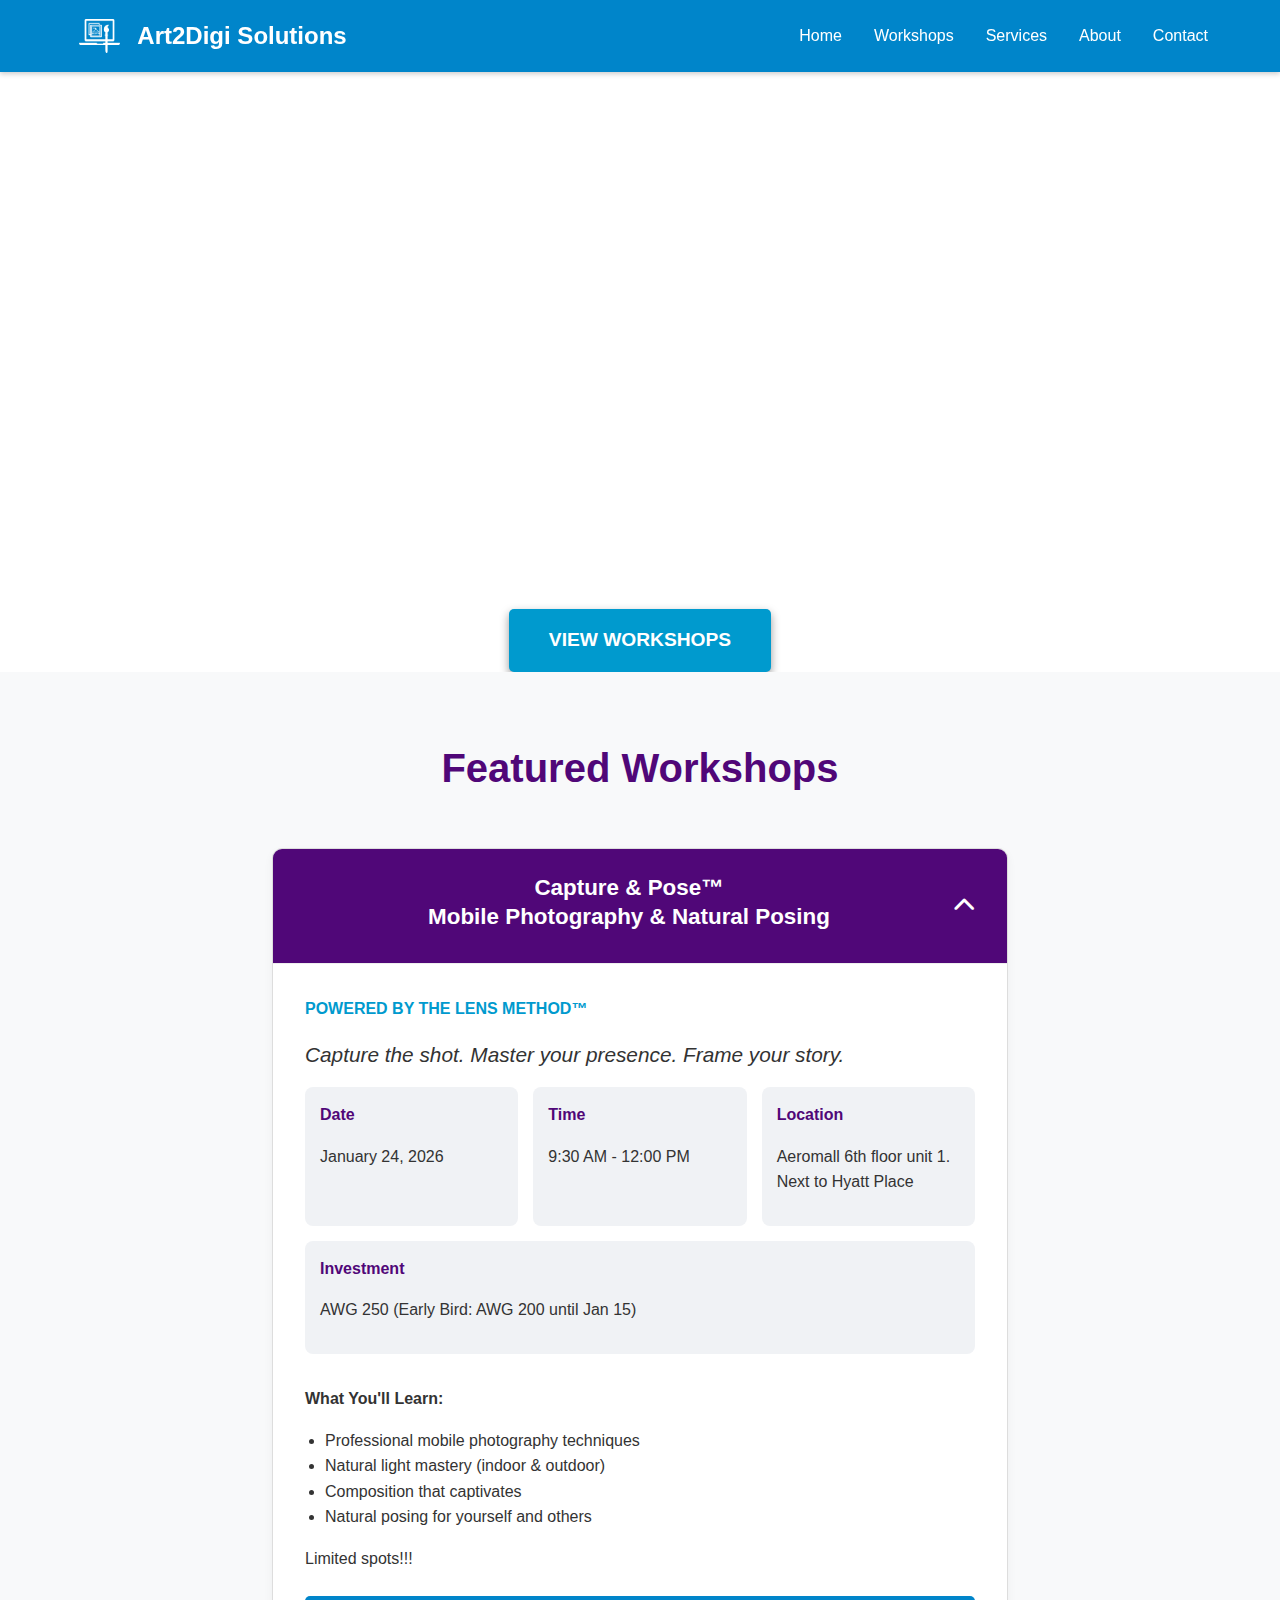
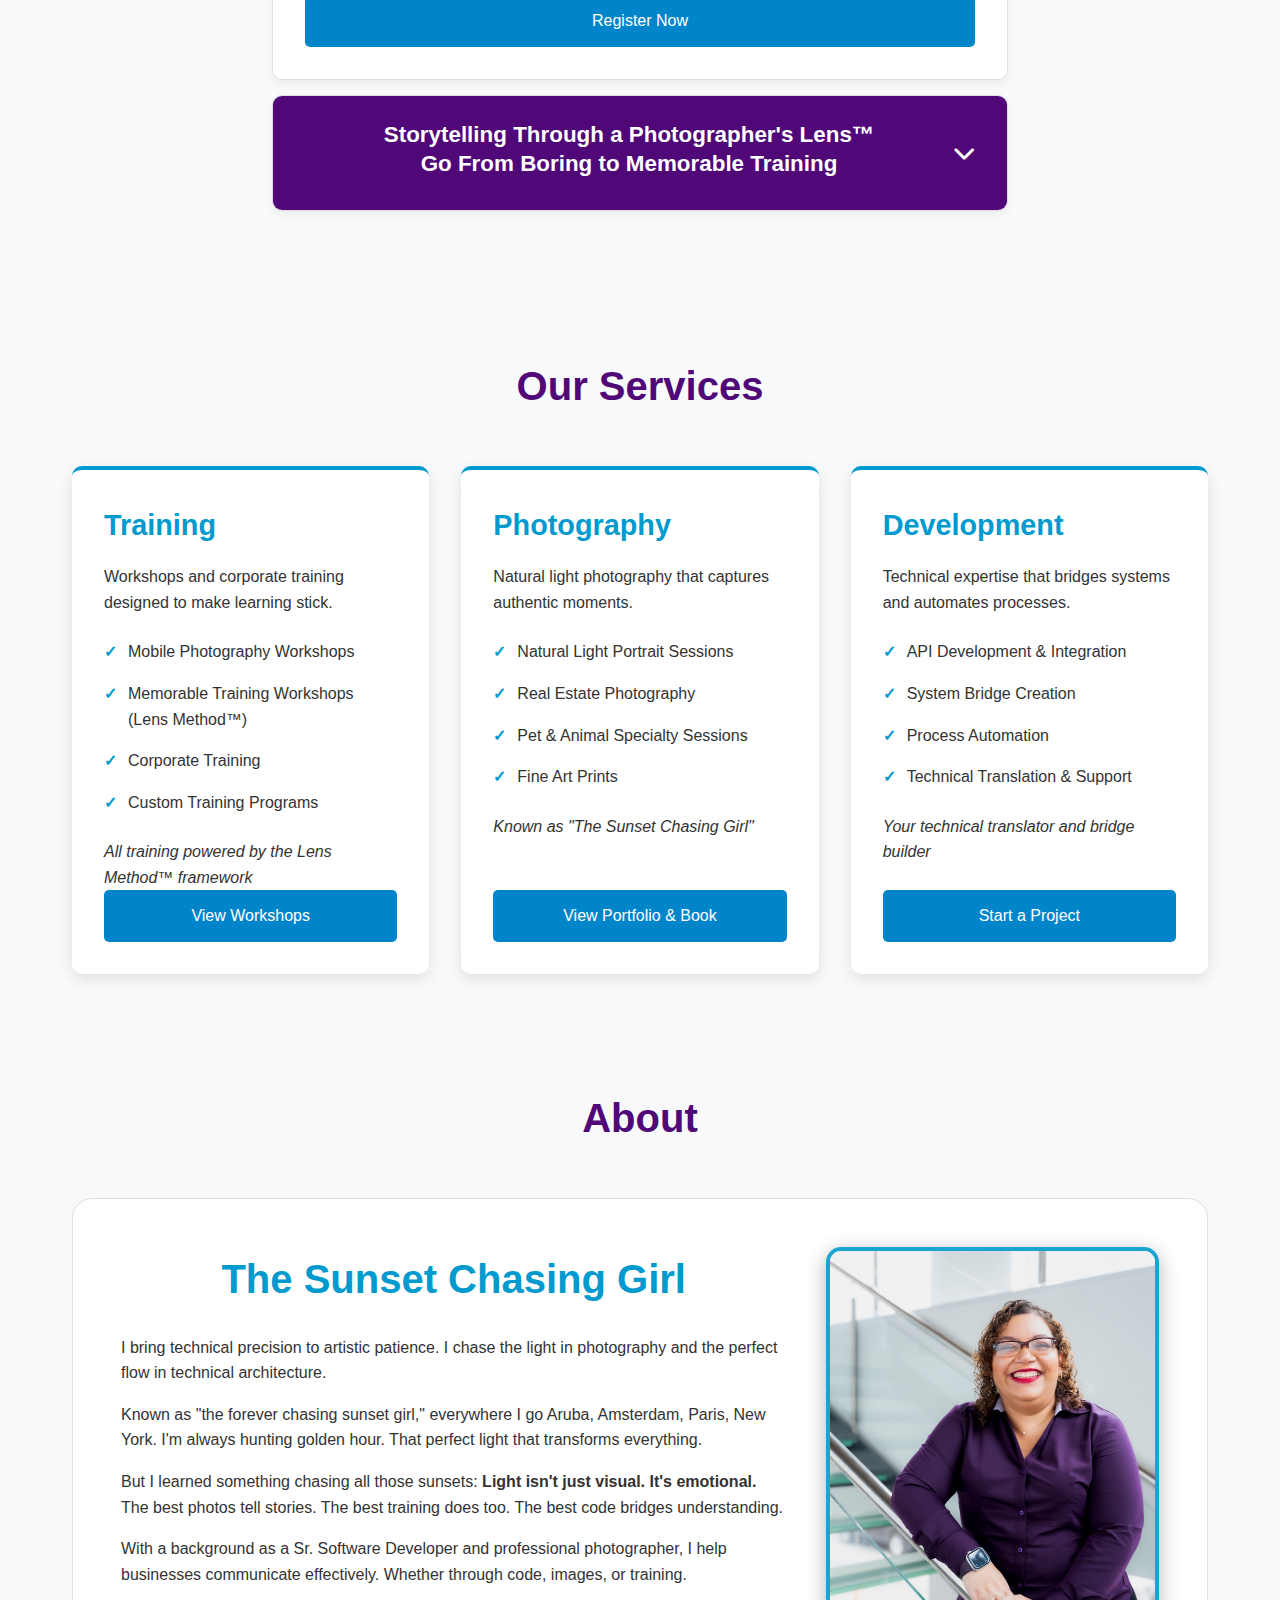
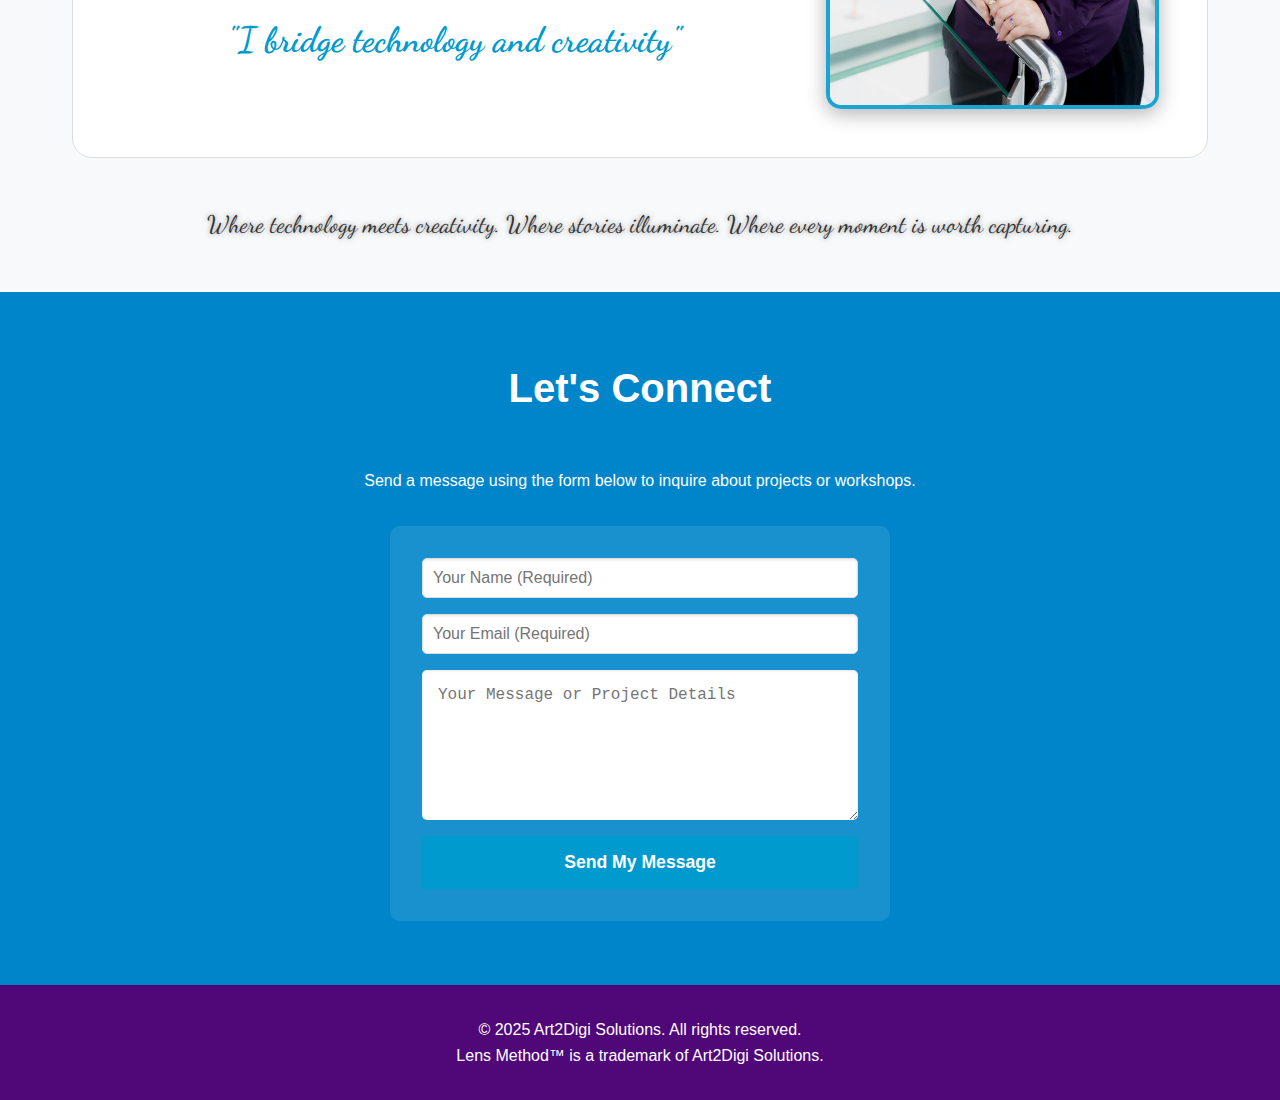
<file: index.html>
<!DOCTYPE html>
<html lang="en">
<head>
    <meta charset="UTF-8">
    <meta name="viewport" content="width=device-width, initial-scale=1.0">
    <title>Art2Digi Solutions - Where Technology Meets Creativity</title>
    <link href="https://cdnjs.cloudflare.com/ajax/libs/font-awesome/6.4.0/css/all.min.css" rel="stylesheet">
    <link href="https://fonts.googleapis.com/css2?family=Dancing+Script:wght@400;700&display=swap" rel="stylesheet">
    <link rel="stylesheet" href="css/style.css"> 
</head>
<body>
    <form name="art2digi_contact_form" netlify hidden>
        <input type="text" name="name">
        <input type="email" name="email">
        <textarea name="message"></textarea>
        <input type="hidden" name="bot-field" />
    </form>
    <nav>
        <div class="container">
            <div class="logo">
                <img src="img/logo.svg" alt="Art2Digi Solutions Logo" class="logo-img">
                Art2Digi Solutions
            </div>
            <ul>
                <li><a href="#home">Home</a></li>
                <li><a href="#workshops">Workshops</a></li> 
                <li><a href="#services">Services</a></li>
                <li><a href="#about">About</a></li>
                <li><a href="#contact">Contact</a></li>
            </ul>
        </div>
    </nav>

    <section id="home" class="hero">
        <div class="container">
            
            <div class="hero-bubble-container">
                <div class="hero-bubble">
                    "We provide the technical expertise to build your solutions and the storytelling to make them stick, so you stand out. 
                    <br>
                    We bridge the gap between complex digital strategy and compelling human connection, so your tech speaks to hearts, not just screens."
                </div>
            </div>

            <a href="#workshops" class="btn hero-cta-btn">View Workshops</a>
        </div>
    </section>

    <section id="workshops" class="workshops">
    <div class="container workshop-container">
        <h2>Featured Workshops</h2>
        
        <div class="accordion-item">
            
            <div class="accordion-header" data-target="workshop-1">
                <span>
                    <span class="title-break">Capture & Pose™</span> Mobile Photography & Natural Posing
                </span>
                <i class="fas fa-chevron-up"></i>
            </div>
            
            <div class="accordion-content open" id="workshop-1">
                
                <div class="workshop-card-inner-content"> 

                    <p class="workshop-method-subtitle">Powered by The Lens Method™</p>
                    
                    <p class="workshop-tagline-main">Capture the shot. Master your presence. Frame your story.</p>

                    <div class="workshop-info-grid">
                        <div class="info-block date-block">
                            <p class="info-label">Date</p>
                            <p class="info-value">January 24, 2026</p>
                        </div>
                        <div class="info-block time-block">
                            <p class="info-label">Time</p>
                            <p class="info-value">9:30 AM - 12:00 PM</p>
                        </div>
                        
                        <div class="info-block location-block">
                            <p class="info-label">Location</p>
                            <p class="info-value">Aeromall 6th floor unit 1. Next to Hyatt Place</p>
                        </div>
                        
                        <div class="info-block investment-block">
                            <p class="info-label">Investment</p>
                            <p class="info-value">AWG 250 (Early Bird: AWG 200 until Jan 15)</p>
                        </div>
                        
                    </div>

                    <div class="workshop-learn">
                        <h4>What You'll Learn:</h4>
                        <ul>
                            <li>Professional mobile photography techniques</li>
                            <li>Natural light mastery (indoor & outdoor)</li>
                            <li>Composition that captivates</li>
                            <li>Natural posing for yourself and others</li>
                        </ul>
                    </div>

                    <p class="workshop-note">Limited spots!!!</p>
                    
                </div>
                
                <a href="register-capture-pose.html" target="_blank" class="btn register-btn">Register Now</a>
                
            </div>
            </div>
        <div class="accordion-item">
            <div class="accordion-header" data-target="workshop-2">
                <span>
                    <span class="title-break">Storytelling Through a Photographer's Lens™</span> Go From Boring to Memorable Training
                </span>
                <i class="fas fa-chevron-down"></i>
            </div>
            
            <div class="accordion-content" id="workshop-2">
                
                <div class="workshop-card-inner-content"> 

                    <p class="workshop-method-subtitle">Powered by The Lens Method™</p>
                    
                    <p class="workshop-tagline-main">Deliver Sessions People Remember & Apply</p>

                    <div class="workshop-info-grid">
                        <div class="info-block date-block">
                            <p class="info-label">Date</p>
                            <p class="info-value">March, 2026</p>
                        </div>
                        <div class="info-block time-block">
                            <p class="info-label">Time</p>
                            <p class="info-value">9:30 AM - 12:00 PM</p>
                        </div>
                        
                        <div class="info-block location-block">
                            <p class="info-label">Location</p>
                            <p class="info-value">TBA</p>
                        </div>
                        
                        <div class="info-block investment-block">
                            <p class="info-label">Investment</p>
                            <p class="info-value">TBA</p>
                        </div>
                        
                    </div>

                    <div class="workshop-learn">
                        <h4>What You'll Learn: (The Lens Method™)</h4>
                        <ul>
                            <li>How to grab attention from the very first minute</li>
                            <li>Simple methods to make complex topics easy to absorb</li>
                            <li>Proven tools to keep participants engaged start to finish</li>
                        </ul>
                    </div>

                    <p class="workshop-note">Limited spots!!!</p>
                    
                </div>
                
                <a href="#contact" class="btn register-btn">More Info</a> 
                
            </div>
            </div>
        </div>
    </section>

    <section id="services">
        <div class="container">
            <h2>Our Services</h2>
            <div class="services-grid">
                <div class="service-box">
                    <div class="service-content">
                        <h3>Training</h3>
                        <p>Workshops and corporate training designed to make learning stick.</p>
                        <ul>
                            <li>Mobile Photography Workshops</li>
                            <li>Memorable Training Workshops (Lens Method™)</li>
                            <li>Corporate Training</li>
                            <li>Custom Training Programs</li>
                        </ul>
                        <p><em>All training powered by the Lens Method™ framework</em></p>
                    </div>
                    <a href="#workshops" class="btn">View Workshops</a>
                </div>

                <div class="service-box">
                    <div class="service-content">
                        <h3>Photography</h3>
                        <p>Natural light photography that captures authentic moments.</p>
                        <ul>
                            <li>Natural Light Portrait Sessions</li>
                            <li>Real Estate Photography</li>
                            <li>Pet & Animal Specialty Sessions</li>
                            <li>Fine Art Prints</li>
                        </ul>
                        <p><em>Known as "The Sunset Chasing Girl"</em></p>
                    </div>
                    <a href="https://art2digi.pixieset.com" target="_blank" class="btn">View Portfolio & Book</a>
                </div>

                <div class="service-box">
                    <div class="service-content">
                        <h3>Development</h3>
                        <p>Technical expertise that bridges systems and automates processes.</p>
                        <ul>
                            <li>API Development & Integration</li>
                            <li>System Bridge Creation</li>
                            <li>Process Automation</li>
                            <li>Technical Translation & Support</li>
                        </ul>
                        <p><em>Your technical translator and bridge builder</em></p>
                    </div>
                    <a href="#contact" class="btn">Start a Project</a>
                </div>
            </div>
        </div>
    </section>

    <section id="about" class="about">
            <div class="container">
                
                <h2>About</h2>
                
                <div class="about-content">
                    
                    <div>
                        <h2>The Sunset Chasing Girl</h2> 
                        
                        <p>I bring technical precision to artistic patience. I chase the light in photography and the perfect flow in technical architecture.</p>
                        
                        <p>Known as "the forever chasing sunset girl," everywhere I go Aruba, Amsterdam, Paris, New York. I'm always hunting golden hour. That perfect light that transforms everything.</p>
                        
                        <p>But I learned something chasing all those sunsets: <strong>Light isn't just visual. It's emotional.</strong> The best photos tell stories. The best training does too. The best code bridges understanding.</p>

                        <p>With a background as a Sr. Software Developer and professional photographer, I help businesses communicate effectively. Whether through code, images, or training.</p>
                        
                        <p class="about-final-statement">"I bridge technology and creativity"</p>
                    </div>
                    
                    <div class="about-image-wrapper">
                        <img src="img/about-pic.JPG" alt="Professional portrait" class="about-image">
                    </div>
                    
                </div>
                
                <div class="about-tagline">
                    <p>
                        Where technology meets creativity. Where stories illuminate. Where every moment is worth capturing.
                    </p>
                </div>
            </div>
        </section>

    <section id="contact" class="contact">
        <div class="container">
            <h2>Let's Connect</h2>
            <p>Send a message using the form below to inquire about projects or workshops.</p>
            
           <form name="art2digi_contact_form" method="POST" data-netlify="true" netlify-honeypot="bot-field">
    
                <input type="hidden" name="form-name" value="art2digi_contact_form" />
                <input type="hidden" name="bot-field" /> 
                
                <input type="hidden" name="next" value="/thank-you.html" />
                
                <input type="text" name="name" placeholder="Your Name (Required)" required>
                <input type="email" name="email" placeholder="Your Email (Required)" required>
                <textarea name="message" placeholder="Your Message or Project Details" required></textarea>
                
                <button type="submit" class="btn">Send My Message</button>
            </form>
        </div>
    </section>

    <footer>
        <div class="container">
            <p>&copy; 2025 Art2Digi Solutions. All rights reserved.</p>
            <p>Lens Method™ is a trademark of Art2Digi Solutions.</p>
        </div>
    </footer>

    <script>
        // JAVASCRIPT FOR ACCORDION FUNCTIONALITY (Harmonica Effect)
        document.addEventListener('DOMContentLoaded', function() {
            const headers = document.querySelectorAll('.accordion-header');

            headers.forEach(header => {
                header.addEventListener('click', () => {
                    const targetId = header.getAttribute('data-target');
                    const content = document.getElementById(targetId);
                    const icon = header.querySelector('.fas');

                    const isOpen = content.classList.contains('open');

                    // 1. Close all currently open accordions (Harmonica Effect)
                    document.querySelectorAll('.accordion-content.open').forEach(openContent => {
                        const openHeader = openContent.previousElementSibling;
                        openContent.classList.remove('open');
                        openHeader.querySelector('.fas').classList.remove('fa-chevron-up');
                        openHeader.querySelector('.fas').classList.add('fa-chevron-down');
                    });

                    // 2. Open the clicked accordion (if it was closed)
                    if (!isOpen) {
                        content.classList.add('open');
                        icon.classList.remove('fa-chevron-down');
                        icon.classList.add('fa-chevron-up');
                    }
                });
            });
        });
    </script>
</body>
</html>
</file>
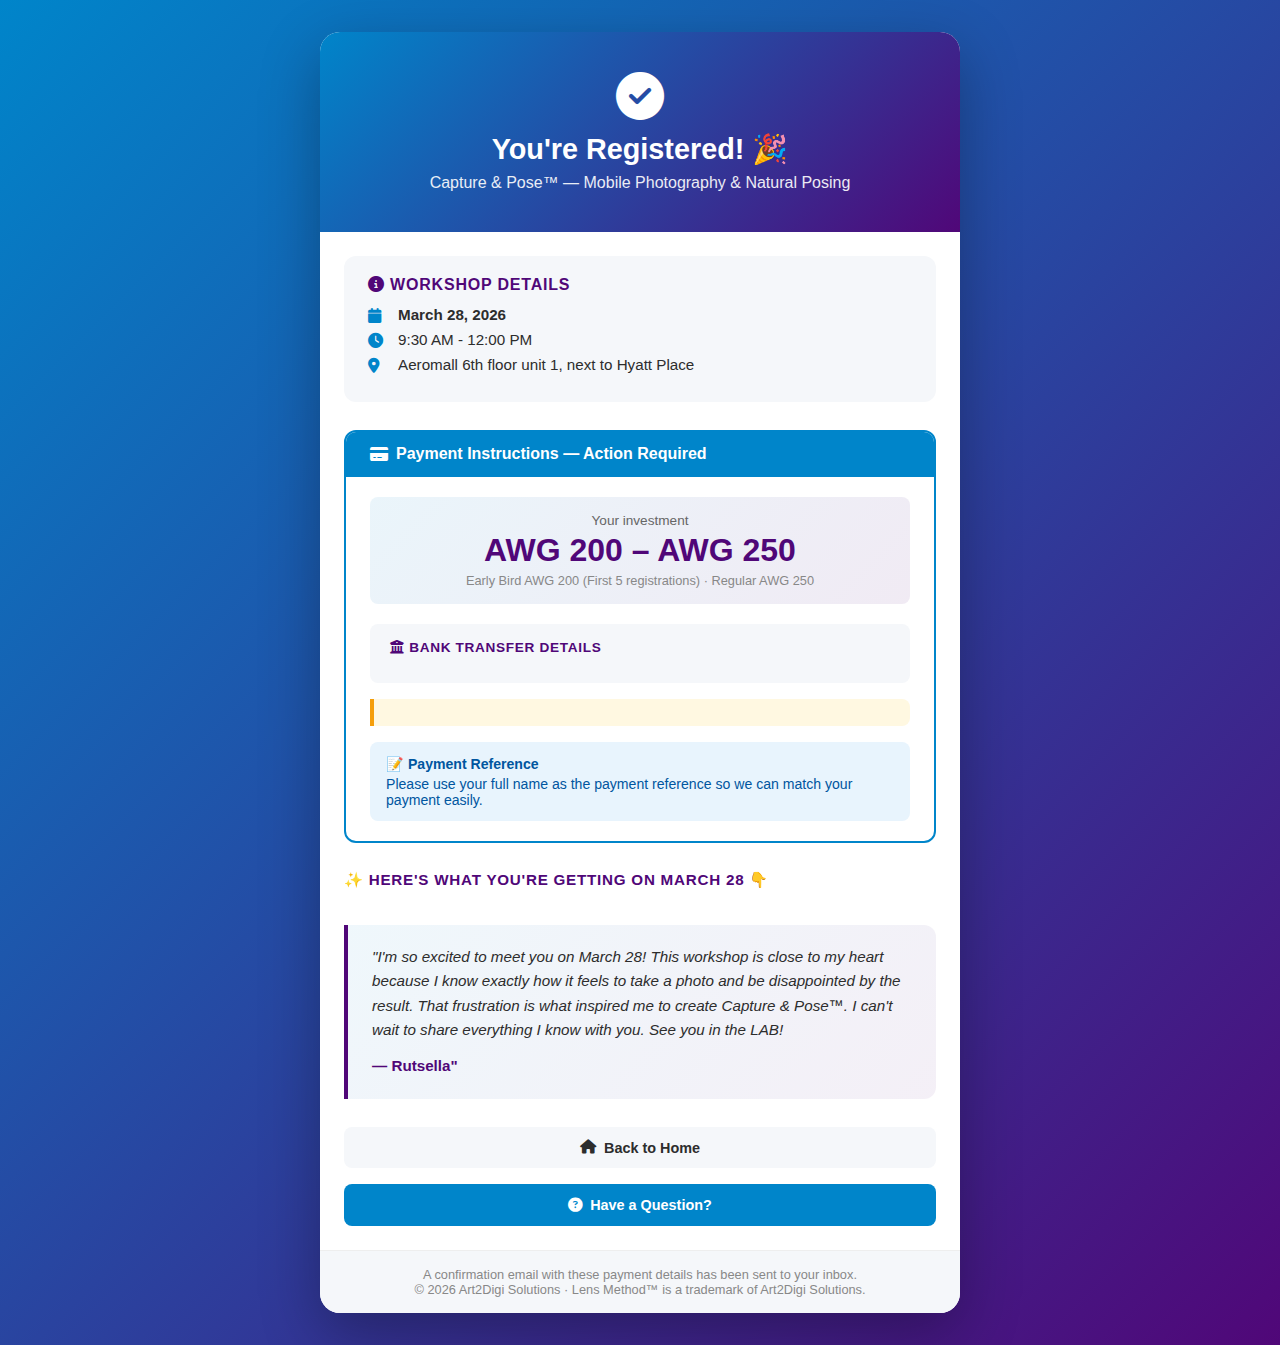
<file: thank-you-capture-pose.html>
<!DOCTYPE html>
<html lang="en">
<head>
    <meta charset="UTF-8">
    <meta name="viewport" content="width=device-width, initial-scale=1.0">
    <title>Registration Confirmed — Capture & Pose™</title>
    <link href="https://cdnjs.cloudflare.com/ajax/libs/font-awesome/6.4.0/css/all.min.css" rel="stylesheet">
    <link href="https://fonts.googleapis.com/css2?family=Dancing+Script:wght@400;700&display=swap" rel="stylesheet">
    <style>
        :root {
            --blue:   #0085ca;
            --purple: #500778;
            --light:  #009ace;
            --white:  #ffffff;
            --gray:   #f5f7fa;
            --text:   #2d2d2d;
        }

        * { box-sizing: border-box; margin: 0; padding: 0; }

        body {
            font-family: 'Segoe UI', Tahoma, Geneva, Verdana, sans-serif;
            background: linear-gradient(135deg, #0085ca 0%, #500778 100%);
            min-height: 100vh;
            display: flex;
            align-items: center;
            justify-content: center;
            padding: 2rem 1rem;
            color: var(--text);
        }

        .card {
            background: var(--white);
            border-radius: 20px;
            max-width: 640px;
            width: 100%;
            overflow: hidden;
            box-shadow: 0 20px 60px rgba(0,0,0,0.3);
        }

        /* Header */
        .card-header {
            background: linear-gradient(135deg, #0085ca, #500778);
            padding: 2.5rem 2rem;
            text-align: center;
            color: white;
        }
        .card-header .check-icon {
            font-size: 3rem;
            margin-bottom: 0.75rem;
            display: block;
        }
        .card-header h1 {
            font-size: 1.8rem;
            font-weight: 700;
            margin-bottom: 0.5rem;
        }
        .card-header p {
            opacity: 0.9;
            font-size: 1rem;
        }

        /* Body */
        .card-body {
            padding: 2rem;
        }

        /* Workshop summary */
        .workshop-summary {
            background: var(--gray);
            border-radius: 12px;
            padding: 1.25rem 1.5rem;
            margin-bottom: 1.75rem;
        }
        .workshop-summary h3 {
            color: var(--purple);
            font-size: 1rem;
            text-transform: uppercase;
            letter-spacing: 0.05em;
            margin-bottom: 0.75rem;
        }
        .summary-row {
            display: flex;
            align-items: flex-start;
            gap: 0.75rem;
            margin-bottom: 0.5rem;
            font-size: 0.95rem;
        }
        .summary-row i {
            color: var(--blue);
            width: 18px;
            margin-top: 2px;
            flex-shrink: 0;
        }

        /* Payment section */
        .payment-section {
            border: 2px solid var(--blue);
            border-radius: 12px;
            overflow: hidden;
            margin-bottom: 1.75rem;
        }
        .payment-header {
            background: var(--blue);
            color: white;
            padding: 0.85rem 1.5rem;
            font-weight: 700;
            font-size: 1rem;
            display: flex;
            align-items: center;
            gap: 0.5rem;
        }
        .payment-body {
            padding: 1.25rem 1.5rem;
        }
        .price-highlight {
            background: linear-gradient(135deg, #0085ca15, #50077815);
            border-radius: 8px;
            padding: 1rem 1.25rem;
            margin-bottom: 1.25rem;
            text-align: center;
        }
        .price-highlight .price-label {
            font-size: 0.85rem;
            color: #666;
            margin-bottom: 0.25rem;
        }
        .price-highlight .price-amount {
            font-size: 2rem;
            font-weight: 800;
            color: var(--purple);
        }
        .price-highlight .price-note {
            font-size: 0.8rem;
            color: #888;
            margin-top: 0.25rem;
        }

        .bank-details {
            background: var(--gray);
            border-radius: 8px;
            padding: 1rem 1.25rem;
            margin-bottom: 1rem;
        }
        .bank-details h4 {
            color: var(--purple);
            font-size: 0.85rem;
            text-transform: uppercase;
            letter-spacing: 0.05em;
            margin-bottom: 0.75rem;
        }
        .bank-row {
            display: flex;
            justify-content: space-between;
            align-items: center;
            padding: 0.4rem 0;
            border-bottom: 1px solid #e8e8e8;
            font-size: 0.9rem;
        }
        .bank-row:last-child { border-bottom: none; }
        .bank-row .label { color: #666; }
        .bank-row .value { font-weight: 600; color: var(--text); }

        .deadline-warning {
            background: #fff8e1;
            border-left: 4px solid #f59e0b;
            border-radius: 0 8px 8px 0;
            padding: 0.85rem 1rem;
            font-size: 0.9rem;
            display: flex;
            align-items: flex-start;
            gap: 0.5rem;
        }
        .deadline-warning i { color: #f59e0b; margin-top: 2px; flex-shrink: 0; }

        /* Transfer reference */
        .reference-note {
            background: #e8f4fd;
            border-radius: 8px;
            padding: 0.85rem 1rem;
            font-size: 0.88rem;
            margin-top: 1rem;
            color: #0056a0;
        }
        .reference-note strong { display: block; margin-bottom: 0.25rem; }

        /* What's included */
        .includes-section {
            margin-bottom: 1.75rem;
        }
        .includes-section h3 {
            color: var(--purple);
            font-size: 0.95rem;
            text-transform: uppercase;
            letter-spacing: 0.05em;
            margin-bottom: 0.75rem;
        }
        .includes-list {
            list-style: none;
            display: grid;
            grid-template-columns: 1fr 1fr;
            gap: 0.5rem;
        }
        .includes-list li {
            display: flex;
            align-items: center;
            gap: 0.5rem;
            font-size: 0.9rem;
        }
        .includes-list li i { color: var(--blue); font-size: 0.8rem; }

        /* Footer actions */
        .card-actions {
            display: flex;
            gap: 1rem;
            flex-wrap: wrap;
        }
        .btn {
            display: inline-flex;
            align-items: center;
            gap: 0.5rem;
            padding: 0.8rem 1.5rem;
            border-radius: 8px;
            text-decoration: none;
            font-weight: 600;
            font-size: 0.9rem;
            transition: all 0.2s;
        }
        .btn-primary {
            background: var(--blue);
            color: white;
            flex: 1;
            justify-content: center;
        }
        .btn-primary:hover { background: var(--purple); }
        .btn-secondary {
            background: var(--gray);
            color: var(--text);
            flex: 1;
            justify-content: center;
        }
        .btn-secondary:hover { background: #e0e0e0; }

        /* Card footer */
        .card-footer {
            background: var(--gray);
            padding: 1rem 2rem;
            text-align: center;
            font-size: 0.8rem;
            color: #888;
            border-top: 1px solid #eee;
        }

        .personal-note {
            margin-top: 1.5rem;
            padding: 1.25rem 1.5rem;
            background: linear-gradient(135deg, #0085ca10, #50077810);
            border-left: 4px solid var(--purple);
            border-radius: 0 12px 12px 0;
            font-style: italic;
            color: var(--text);
            font-size: 0.95rem;
            line-height: 1.6;
        }
        .note-signature {
            margin-top: 0.75rem;
            font-weight: 700;
            font-style: normal;
            color: var(--purple);
        }
            .includes-list { grid-template-columns: 1fr; }
            .card-actions { flex-direction: column; }
            .card-body { padding: 1.5rem; }
        }
    </style>
</head>
<body>
    <div class="card">

        <!-- Header -->
        <div class="card-header">
            <i class="fas fa-check-circle check-icon"></i>
            <h1>You're Registered! 🎉</h1>
            <p>Capture & Pose™ — Mobile Photography & Natural Posing</p>
        </div>

        <!-- Body -->
        <div class="card-body">

            <!-- Workshop Summary -->
            <div class="workshop-summary">
                <h3><i class="fas fa-info-circle"></i> Workshop Details</h3>
                <div id="workshopSummary">
                    <!-- Loaded from workshops.json -->
                </div>
            </div>

            <!-- Payment Section -->
            <div class="payment-section">
                <div class="payment-header">
                    <i class="fas fa-credit-card"></i>
                    Payment Instructions — Action Required
                </div>
                <div class="payment-body">

                    <div class="price-highlight">
                        <p class="price-label">Your investment</p>
                        <p class="price-amount" id="priceDisplay">Loading...</p>
                        <p class="price-note" id="priceNote"></p>
                    </div>

                    <div class="bank-details">
                        <h4><i class="fas fa-university"></i> Bank Transfer Details</h4>
                        <div id="bankDetails">
                            <!-- Loaded from workshops.json -->
                        </div>
                    </div>

                    <div class="deadline-warning" id="deadlineWarning">
                        <!-- Loaded from workshops.json -->
                    </div>

                    <div class="reference-note">
                        <strong>📝 Payment Reference</strong>
                        Please use your full name as the payment reference so we can match your payment easily.
                    </div>
                </div>
            </div>

            <!-- What You're Getting -->
            <div class="includes-section">
                <h3>✨ Here's what you're getting on March 28 👇</h3>
                <ul class="includes-list" id="includesList">
                    <!-- Loaded from workshops.json -->
                </ul>
                <div class="personal-note">
                    <p>"I'm so excited to meet you on March 28! This workshop is close to my heart because I know exactly how it feels to take a photo and be disappointed by the result. That frustration is what inspired me to create Capture & Pose™. I can't wait to share everything I know with you. See you in the LAB!</p>
                    <p class="note-signature">— Rutsella"</p>
                </div>
            </div>

            <!-- Actions -->
            <div class="card-actions">
                <a href="index.html" class="btn btn-secondary">
                    <i class="fas fa-home"></i> Back to Home
                </a>
                <a href="index.html#contact" class="btn btn-primary">
                    <i class="fas fa-question-circle"></i> Have a Question?
                </a>
            </div>

        </div>

        <div class="card-footer">
            A confirmation email with these payment details has been sent to your inbox.<br>
            &copy; 2026 Art2Digi Solutions · Lens Method™ is a trademark of Art2Digi Solutions.
        </div>
    </div>

    <script>
        async function loadWorkshopData() {
            try {
                const response = await fetch('workshops.json?v=' + Date.now());
                const data = await response.json();
                const w = data['capture-pose'];
                w.bank = data.bank; // use shared bank details
                renderPage(w);
            } catch (error) {
                console.error('Could not load workshops.json:', error);
            }
        }

        function renderPage(w) {
            // Workshop summary
            document.getElementById('workshopSummary').innerHTML = `
                <div class="summary-row">
                    <i class="fas fa-calendar"></i>
                    <span><strong>${w.date}</strong></span>
                </div>
                <div class="summary-row">
                    <i class="fas fa-clock"></i>
                    <span>${w.time}</span>
                </div>
                <div class="summary-row">
                    <i class="fas fa-map-marker-alt"></i>
                    <span>${w.location}</span>
                </div>
            `;

            // Price
            document.getElementById('priceDisplay').textContent =
                `${w.currency} ${w.price_earlybird} – ${w.currency} ${w.price_regular}`;
            document.getElementById('priceNote').textContent =
                `Early Bird ${w.currency} ${w.price_earlybird} (${w.earlybird_label}) · Regular ${w.currency} ${w.price_regular}`;

            // Bank details
            document.getElementById('bankDetails').innerHTML = `
                <div class="bank-row">
                    <span class="label">Bank</span>
                    <span class="value">${w.bank.name}</span>
                </div>
                <div class="bank-row">
                    <span class="label">Account Holder</span>
                    <span class="value">${w.bank.holder}</span>
                </div>
                <div class="bank-row">
                    <span class="label">Account Number</span>
                    <span class="value">${w.bank.account}</span>
                </div>
            `;

            // Deadline warning
            document.getElementById('deadlineWarning').innerHTML = `
                <i class="fas fa-exclamation-triangle"></i>
                <span><strong>${w.payment_deadline_hours}-hour payment deadline.</strong> 
                Your spot is reserved but not confirmed until payment is received. 
                If payment is not received within ${w.payment_deadline_hours} hours, your spot will be released.</span>
            `;

            // Learn bullets
            document.getElementById('includesList').innerHTML =
                w.learn.map(item => `
                    <li><i class="fas fa-check"></i> ${item}</li>
                `).join('');
        }

        document.addEventListener('DOMContentLoaded', loadWorkshopData);
    </script>
</body>
</html>
</file>
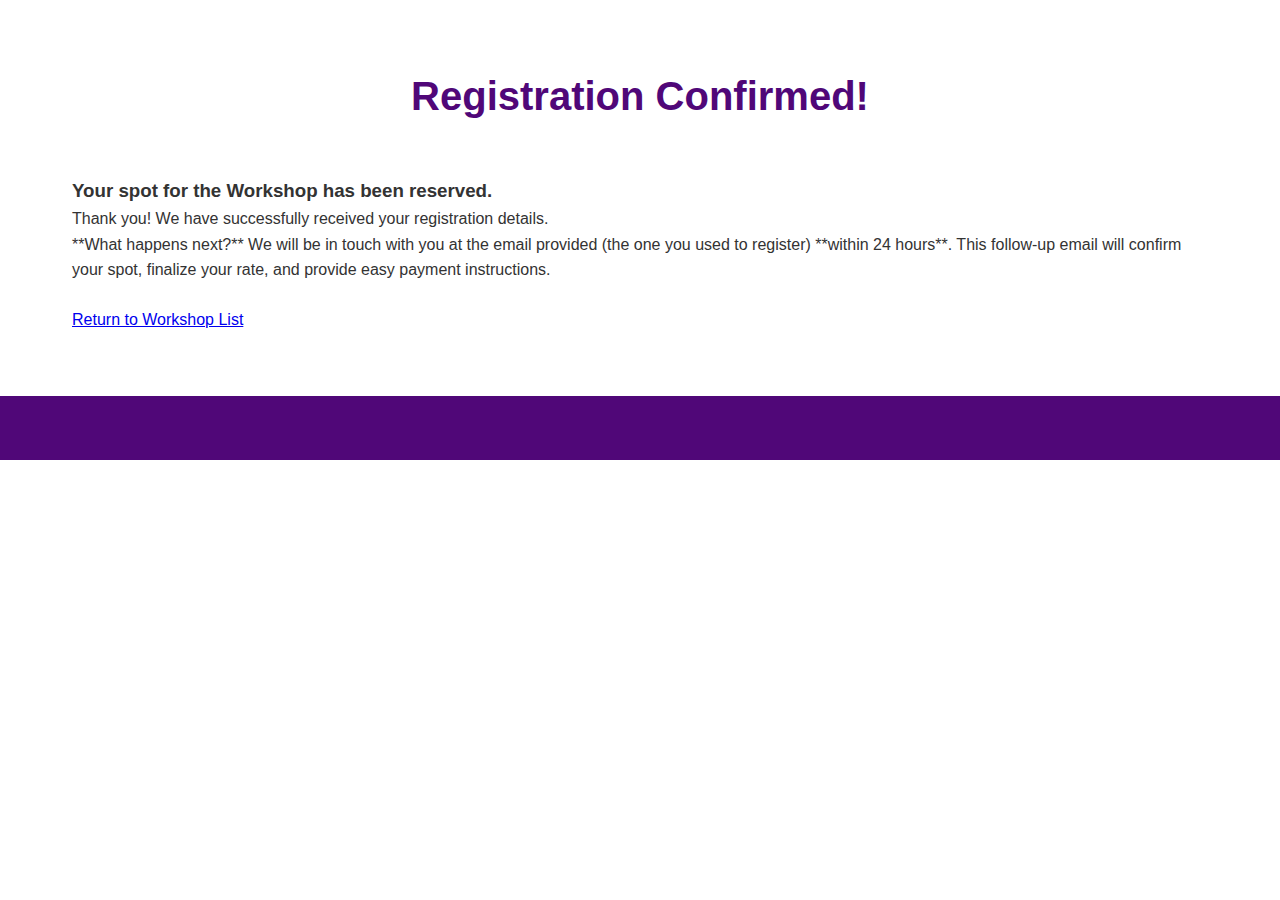
<file: thank-you-workshop.html>
<!DOCTYPE html>
<html lang="en">
<head>
    <meta charset="UTF-8">
    <meta name="viewport" content="width=device-width, initial-scale=1.0">
    <title>Thank You for Registering!</title>
    <link rel="stylesheet" href="css/style.css"> 
</head>
<body>
    <header></header>
    
    <section class="thank-you-page">
        <div class="container">
            <h2 id="confirmationTitle">Registration Confirmed!</h2>
            <h3 id="workshopNameDisplay"></h3> 
            
            <p>Thank you! We have successfully received your registration details.</p>
            
            <p class="investment-note">
                **What happens next?** We will be in touch with you at the email provided (the one you used to register) **within 24 hours**. This follow-up email will confirm your spot, finalize your rate, and provide easy payment instructions.
            </p>
            
            <a href="index.html" class="btn register-btn">Return to Workshop List</a>
        </div>
    </section>
    
    <footer></footer>

    <script>
        // Function to get the workshop name from the URL parameter
        const urlParams = new URLSearchParams(window.location.search);
        const workshopName = urlParams.get('workshop') || 'Workshop'; 

        // Update the page content
        document.getElementById('workshopNameDisplay').textContent = 
            `Your spot for the ${workshopName} has been reserved.`;
        
        // Update the page title for better branding
        document.title = `Confirmed: ${workshopName} Registration`;
    </script>
</body>
</html>
</file>
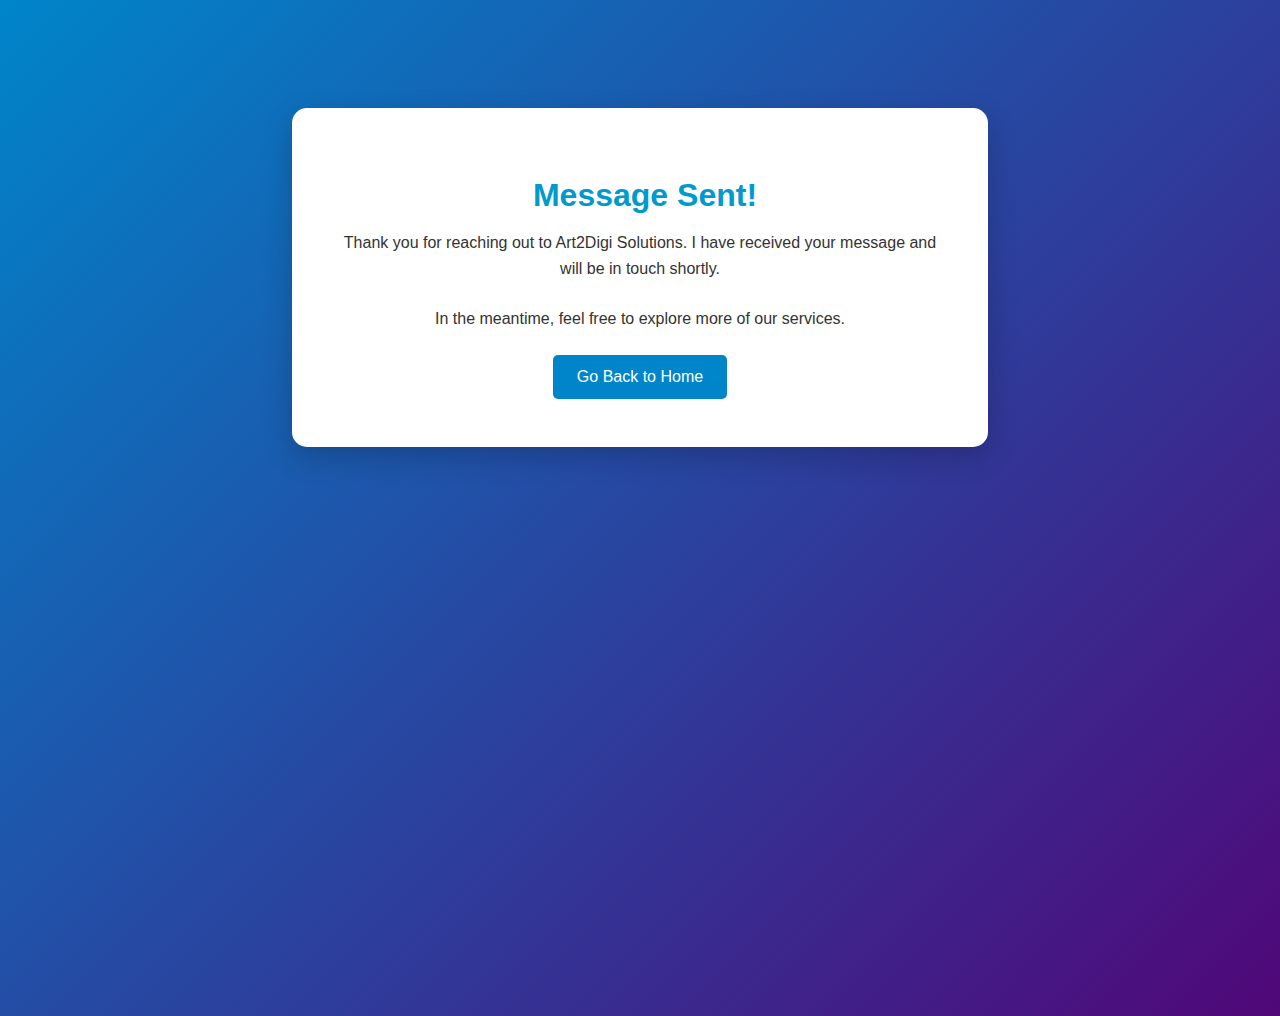
<file: thank-you.html>
<!DOCTYPE html>
<html lang="en">
<head>
    <meta charset="UTF-8">
    <meta name="viewport" content="width=device-width, initial-scale=1.0">
    <title>Thank You! - Art2Digi Solutions</title>
    <style>
        body { 
            font-family: 'Segoe UI', Tahoma, Geneva, Verdana, sans-serif; 
            text-align: center; 
            padding-top: 100px;
            background: linear-gradient(135deg, #0085ca 0%, #500778 100%);
            color: white;
            min-height: 100vh;
        }
        .thank-you-box {
            max-width: 600px;
            margin: 0 auto;
            padding: 3rem;
            background: white;
            color: #333;
            border-radius: 15px;
            box-shadow: 0 10px 30px rgba(0, 0, 0, 0.2);
        }
        h1 { color: #009ace; margin-bottom: 1rem; }
        p { margin-bottom: 1.5rem; line-height: 1.6; }
        .btn-back {
            display: inline-block;
            padding: 0.8rem 1.5rem;
            background: #0085ca;
            color: white;
            text-decoration: none;
            border-radius: 5px;
            transition: background 0.3s;
        }
        .btn-back:hover { background: #500778; }
    </style>
</head>
<body>
    <div class="thank-you-box">
        <h1><i class="fas fa-check-circle" style="color: #009ace; margin-right: 10px;"></i> Message Sent!</h1>
        <p>Thank you for reaching out to Art2Digi Solutions. I have received your message and will be in touch shortly.</p>
        <p>In the meantime, feel free to explore more of our services.</p>
        <a href="index.html" class="btn-back">Go Back to Home</a>
    </div>
</body>
</html>
</file>
<file: css/style.css>
/* --- BRAND COLORS DEFINITION --- */
        :root {
            --brand-blue: #009ace;       /* Primary Blue (Cyan) */
            --brand-dark-blue: #0085ca;  /* Secondary Blue */
            --brand-purple: #500778;     /* Primary Purple Accent */
            --brand-dark-text: #333;
            --brand-bubble-border: #00a3d1; /* A brighter blue for the bubble border, matching the image */
        }

        * {
            margin: 0;
            padding: 0;
            box-sizing: border-box;
        }

        body {
            font-family: 'Segoe UI', Tahoma, Geneva, Verdana, sans-serif;
            line-height: 1.6;
            color: var(--brand-dark-text);
        }

        /* Navigation */
        nav {
            background: var(--brand-dark-blue); /* Secondary Blue for nav bar */
            padding: 1rem 2rem;
            position: sticky;
            top: 0;
            z-index: 1000;
            box-shadow: 0 2px 5px rgba(0,0,0,0.2);
        }

        nav .container {
            max-width: 1200px;
            margin: 0 auto;
            display: flex;
            justify-content: space-between;
            align-items: center;
        }

        nav .logo {
            color: #fff;
            font-size: 1.5rem;
            font-weight: bold;
            display: flex; 
            align-items: center;
        }
        
        nav .logo-img { 
            height: 40px; 
            vertical-align: middle;
            margin-right: 10px; 
        }

        nav ul {
            list-style: none;
            display: flex;
            gap: 2rem;
        }

        nav a {
            color: #fff;
            text-decoration: none;
            transition: color 0.3s;
        }

        nav a:hover {
            color: var(--brand-blue); 
        }

        /* Hero Section */
        .hero {
            position: relative;
            color: white;
            padding: 0;
            text-align: center;
            overflow: hidden;
            min-height: 600px;
            display: flex;
            align-items: flex-end;
            justify-content: center;
        }

        /* Hero background photo */
        .hero-bg-photo {
            position: absolute;
            inset: 0;
            background-image: url('../img/Aruba_Malmok_Bird_Golden_Hour_10022026.jpg');
            background-size: cover;
            background-position: center 25%;
            background-repeat: no-repeat;
        }

        /* Overlay only at the bottom where text sits */
        .hero-overlay {
            position: absolute;
            inset: 0;
            background: linear-gradient(
                to bottom,
                rgba(0, 0, 0, 0.0) 0%,
                rgba(0, 0, 0, 0.0) 55%,
                rgba(0, 0, 0, 0.55) 100%
            );
        }

        /* Content sits above photo + overlay, pinned to bottom */
        .hero-content {
            position: relative;
            z-index: 2;
            width: 100%;
            padding: 2.5rem 2rem;
        }

        /* Hero Heading Style (Matches Image) */
        .hero h1 {
            font-size: 3.5rem;
            margin-bottom: 2rem; 
            font-weight: 700;
            text-shadow: 0 3px 5px rgba(0, 0, 0, 0.2);
        }

        /* Hero one-liner tagline */
        .hero-tagline {
            font-size: 1.6rem;
            font-weight: 700;
            color: white;
            text-shadow: 0 2px 10px rgba(0, 0, 0, 0.7);
            margin: 0 auto 1.5rem;
            max-width: 800px;
            line-height: 1.3;
            letter-spacing: 0.01em;
        }

        /* Hero Section CTA Button (Matching Service Button Aesthetic) */
        .hero-cta-btn {
            /* Basic button properties */
            display: inline-block;
            margin-top: 0;
            padding: 1rem 2.5rem;
            font-size: 1.2rem;
            font-weight: 600;
            text-transform: uppercase;
            
            /* SOLID COLOR & WHITE TEXT */
            background: var(--brand-blue);
            color: white; 
            border: none;
            border-radius: 5px;
            
            /* Add subtle shadow for lift */
            box-shadow: 0 4px 10px rgba(0, 0, 0, 0.4);
            transition: background 0.3s, transform 0.2s;
            text-decoration: none; /* Ensure it looks like a button */
        }

        .hero-cta-btn:hover {
            /* On hover, transition to the secondary brand color (Purple) */
            background: var(--brand-purple); 
            transform: scale(1.05); /* Slight lift */
            box-shadow: 0 6px 15px rgba(0, 0, 0, 0.5);
        }
        /* --- END CORRECTED HERO TEXT BUBBLE STYLES --- */


        /* Container */
        .container {
            max-width: 1200px;
            margin: 0 auto;
            padding: 0 2rem;
        }

        /* Section Styles */
        section {
            padding: 4rem 2rem;
        }

        section h2 {
            text-align: center;
            font-size: 2.5rem;
            margin-bottom: 3rem;
            color: var(--brand-purple); 
        }

        /* Services Grid */
        #services {
            background: #f8f9fa; /* Matches the workshop background */
        }

        .services-grid {
            display: grid;
            grid-template-columns: repeat(auto-fit, minmax(300px, 1fr));
            gap: 2rem;
            max-width: 1200px;
            margin: 0 auto;
        }

        .service-box {
            background: white;
            padding: 2rem;
            border-radius: 10px;
            box-shadow: 0 5px 15px rgba(0,0,0,0.1);
            transition: transform 0.3s, box-shadow 0.3s;
            border-top: 4px solid var(--brand-blue); 
            display: flex;
            flex-direction: column;
        }

        .service-box:hover {
            transform: translateY(-5px);
            box-shadow: 0 10px 25px rgba(0,0,0,0.15);
        }

        .service-box h3 {
            font-size: 1.8rem;
            margin-bottom: 1rem;
            color: var(--brand-blue); 
        }

        .service-box .service-content {
            flex-grow: 1;
        }

        .service-box ul {
            list-style: none;
            margin: 1rem 0;
        }

        .service-box ul li {
            padding: 0.5rem 0;
            padding-left: 1.5rem;
            position: relative;
        }

        .service-box ul li:before {
            content: "✓";
            position: absolute;
            left: 0;
            color: var(--brand-blue); 
            font-weight: bold;
        }

        /* Service button (Solid) */
        .service-box .btn {
            display: inline-block;
            margin-top: auto;
            padding: 0.8rem 1.5rem;
            background: var(--brand-dark-blue); 
            color: white;
            text-decoration: none;
            border-radius: 5px;
            transition: background 0.3s;
            text-align: center;
        }

        .service-box .btn:hover {
            background: var(--brand-purple); 
        }

        /* Workshop Section (Accordion Styles) */
        .workshops {
            background: #f8f9fa;
        }
        
        .workshop-container {
            max-width: 800px;
            margin: 0 auto;
        }

        .accordion-item {
            border: 1px solid #ddd;
            border-radius: 10px;
            margin-bottom: 15px;
            overflow: hidden;
            box-shadow: 0 4px 10px rgba(0,0,0,0.05);
            background: white;
        }

        /* New class to force a clean line break for the title */
        .title-break::after {
            content: ""; /* Inserts nothing visible */
            display: block; /* Forces the next content (the subtitle) onto a new line */
        }
        
        /* Updated rule for the text span (keep existing centering/spacing) */
        .accordion-header span {
            text-align: center; 
            margin-bottom: 0.5rem; 
            line-height: 1.3; 
        }

        .accordion-header {
            background: var(--brand-purple); 
            color: white;
            padding: 1.5rem 2rem;
            cursor: pointer;
            display: flex;
            justify-content: space-between;
            align-items: center;
            font-size: 1.4rem;
            font-weight: 600;
            transition: background 0.3s;
        }

        /* Ensure the text spans the full width and centers itself */
        .accordion-header span {
            /* CRITICAL: Ensure the span takes up the full width of the header */
            width: 100%; 
            
            /* CRITICAL: Center the text inside the span */
            text-align: center; 
            
            margin-bottom: 0.5rem; 
            line-height: 1.3; 
        }

        .accordion-content {
            max-height: 0;
            overflow: hidden;
            transition: max-height 0.5s ease-in-out, padding 0.5s ease-in-out;
            padding: 0 2rem;
            background: #fff;
            color: var(--brand-dark-text);
        }

        .accordion-content.open {
            max-height: 800px; 
            padding: 2rem;
            border-top: 1px solid #eee;
        }

        .accordion-content p {
            margin-bottom: 1rem;
        }

        .accordion-content ul {
            list-style: disc;
            margin: 1rem 0 1rem 20px;
        }
        
        /* WORKSHOP ACCORDION BUTTON (SOLID STYLE) */
        .accordion-content .btn {
            margin-top: 1rem;
            display: block;
            width: 100%;
            padding: 0.8rem 1.5rem;
            background: var(--brand-dark-blue); 
            color: white;
            text-decoration: none;
            border-radius: 5px;
            transition: background 0.3s;
            text-align: center;
            border: none;
        }
        
        .accordion-content .btn:hover {
            background: var(--brand-purple); 
        }

        /* --- WORKSHOPS SECTION STYLES (Key Card Styles) --- */
        
        /* Adjusted style to fit cleanly inside the accordion-content */
        .workshop-card-inner-content {
            text-align: left;
            padding: 0; 
            margin: 0 0 1rem 0; /* Only keep a bottom margin */
        }
        
        /* Ensure the Investment block spacing is correct inside the accordion */
        .workshop-info-grid {
            /* You can try increasing the gap if the columns are too tight */
            gap: 10px; 
            margin-bottom: 1.5rem;
        }

        .workshop-card {
            max-width: 750px;
            margin: 1rem auto 2rem auto; /* Added bottom margin for space above the button */
            padding: 2.5rem;
            background: white;
            border-radius: 12px;
            box-shadow: 0 4px 15px rgba(0, 0, 0, 0.1);
            text-align: left;
        }

        .workshop-method-subtitle {
            font-size: 1rem;
            font-weight: bold;
            color: var(--brand-blue); 
            text-transform: uppercase;
            margin-bottom: 0.5rem;
        }

        .workshop-tagline-main {
            font-size: 1.3rem;
            font-style: italic;
            font-weight: 500;
            color: var(--brand-dark-text);
            margin-top: 0;
            margin-bottom: 2.5rem; /* Increased margin for height/spacing */
        }

        /* Info Grid Styling */
        .workshop-info-grid {
            display: grid;
            grid-template-columns: repeat(3, 1fr);
            gap: 15px;
            margin-bottom: 2rem;
        }

        .investment-block {
            grid-column: 1 / span 3; 
            background: #e0e6f7; 
        }

        .info-block {
            background: #f0f2f5; 
            padding: 15px;
            border-radius: 8px;
            min-height: 80px; 
        }

        .info-label {
            font-weight: bold;
            color: var(--brand-purple); 
        }

        /* Ensure the Register Button is visible below the card */
        .accordion-content .btn {
            margin-top: 1.5rem;
        }

        /* About Section */
        .about {
            padding: 3rem 0;
            background: #f8f9fa; /* Light background for the section */
        }

        .about-content {
            display: grid;
            grid-template-columns: 2fr 1fr;
            gap: 40px;
            align-items: flex-start;
            /* Paragraph text color: Dark Text/Black */
            color: var(--brand-dark-text); 
            padding: 3rem;
            background: white; 
            border-radius: 20px;
            border: 1px solid #ddd; 
        }

        .about-content h2 {
            margin-bottom: 1.5rem;
            color: var(--brand-blue) !important; /* Forced Blue/Cyan */
        }

        .about-content h3 {
            margin-bottom: 1.5rem;
            color: var(--brand-blue) !important; /* Forced Blue/Cyan */
        }

        .about-content p {
            margin-bottom: 1rem;
            opacity: 1; /* Ensure full visibility */
            /* Color inherits from .about-content (var(--brand-dark-text)) */
        }

        .about-tagline p {
            font-family: 'Dancing Script', cursive; 
            font-size: 1.5rem; 
            margin-top: 3rem; 
            text-align: center; 
            color: var(--brand-dark-text) !important; /* Forced Dark Text/Black */
            text-shadow: none; 
        }

        .about-final-statement {
            font-family: 'Dancing Script', cursive !important;
            font-size: 2.2rem; /* Significantly larger */
            font-weight: 700 !important; /* Bold, if available in the font */
            text-align: center !important; /* Center it */
            margin: 2rem 0 1rem 0 !important; /* Add space above and below */
            /* Use the Brand Blue for color accent */
            color: var(--brand-blue) !important; 
            line-height: 1.2;
        }

        /* Image Styles (remains dark-friendly as it is inside the light box) */
        .about-image-wrapper {
            text-align: center;
            display: flex;
            align-items: flex-start;
            justify-content: center;
        }

        .about-image {
            width: 100%; 
            max-width: 340px;
            height: auto;
            max-height: none;
            object-fit: contain;
            object-position: top center;
            border-radius: 15px;
            box-shadow: 0 5px 20px rgba(0, 0, 0, 0.3);
            border: 4px solid #1ba3d1; 
        }
        .about-tagline p {
            font-family: 'Dancing Script', cursive; 
            font-style: normal; 
            font-size: 1.5rem; 
            margin-top: 3rem; 
            text-align: center; 
            /* CRITICAL CHANGE: Set color to dark brand color */
            color: var(--brand-dark-text); 
            text-shadow: none; /* Remove shadows */
        }

        .about-content .highlight {
            background: #f8f9fa;
            padding: 2rem;
            border-radius: 10px;
            margin-top: 2rem;
            border-left: 4px solid var(--brand-blue); 
        }

        /* Style to make the tagline cursive and visually distinct */
        .about-tagline p {
            font-family: 'Dancing Script', cursive; /* Uses the new Google Font */
            font-style: normal; 
            font-size: 1.5rem; 
            margin-top: 3rem; 
            text-align: center; 
            color: white; 
            /* Ensure it stands out against the dark background */
            text-shadow: 0 0 10px rgba(255, 255, 255, 0.8), 0 0 5px rgba(0, 0, 0, 0.5); 
        }


        /* Contact Section */
        .contact {
            background: var(--brand-dark-blue); 
            color: white;
            text-align: center;
        }

        .contact h2 {
            color: white;
        }

        .contact-info {
            display: flex;
            justify-content: center;
            gap: 3rem;
            flex-wrap: wrap;
            margin-top: 2rem;
        }

        .contact-item {
            display: flex;
            flex-direction: column;
            align-items: center;
        }

        .contact-item strong {
            display: block;
            margin-bottom: 0.5rem;
            font-size: 1.2rem;
        }

        .contact a {
            color: var(--brand-blue); 
            text-decoration: none;
        }

        .contact a:hover {
            text-decoration: underline;
        }

        /* --- NEW FORM STYLES FOR CONTACT SECTION --- */
        .contact form {
            max-width: 500px;
            margin: 2rem auto 0;
            display: flex;
            flex-direction: column;
            gap: 1rem;
            padding: 2rem;
            background: rgba(255, 255, 255, 0.1); /* Slightly lighter background for the form itself */
            border-radius: 10px;
        }

        .contact input, 
        .contact textarea {
            width: 100%;
            padding: 1rem;
            border: none;
            border-radius: 5px;
            font-size: 1rem;
            color: var(--brand-dark-text);
            background: white;
            box-shadow: inset 0 1px 3px rgba(0, 0, 0, 0.1);
        }

        .contact textarea {
            resize: vertical;
            min-height: 150px;
        }

        .contact button.btn {
            /* Use the existing .btn style but override background for contact contrast */
            padding: 1rem;
            background: var(--brand-blue); /* Use the primary blue for the submit button */
            border: none;
            cursor: pointer;
            font-size: 1.1rem;
            font-weight: bold;
            color: white;
            transition: background 0.3s;
        }

        .contact button.btn:hover {
            background: var(--brand-purple); /* Purple hover effect */
        }

        /* Footer */
        footer {
            background: var(--brand-purple); 
            color: #fff;
            text-align: center;
            padding: 2rem;
        }

        /* ================================================
           HAMBURGER MENU
           ================================================ */
        .hamburger {
            display: none;
            flex-direction: column;
            cursor: pointer;
            gap: 5px;
            background: none;
            border: none;
            padding: 4px;
        }

        .hamburger span {
            display: block;
            width: 25px;
            height: 3px;
            background: white;
            border-radius: 3px;
            transition: all 0.3s ease;
        }

        /* Animate hamburger to X when open */
        .hamburger.open span:nth-child(1) {
            transform: translateY(8px) rotate(45deg);
        }
        .hamburger.open span:nth-child(2) {
            opacity: 0;
        }
        .hamburger.open span:nth-child(3) {
            transform: translateY(-8px) rotate(-45deg);
        }

        /* ================================================
           RESPONSIVE — MOBILE
           ================================================ */
        @media (max-width: 768px) {

            /* --- NAV --- */
            .hamburger {
                display: flex;
            }

            nav .container {
                flex-wrap: wrap;
                position: relative;
            }

            nav ul {
                display: none;
                flex-direction: column;
                gap: 0;
                text-align: center;
                width: 100%;
                background: var(--brand-dark-blue);
                padding: 0;
                margin-top: 0.5rem;
            }

            nav ul.nav-open {
                display: flex;
            }

            nav ul li a {
                display: block;
                padding: 0.85rem 1rem;
                border-top: 1px solid rgba(255,255,255,0.1);
            }

            /* --- HERO --- */
            .hero {
                min-height: 420px;
            }

            .hero h1 {
                font-size: 2rem;
            }

            .hero-tagline {
                font-size: 1.1rem;
            }

            /* --- SECTION HEADINGS --- */
            section h2 {
                font-size: 1.8rem;
                margin-bottom: 2rem;
            }

            /* --- WORKSHOPS ACCORDION --- */
            .workshop-container {
                padding: 0 0.5rem;
            }

            .accordion-header {
                font-size: 1.1rem;
                padding: 1rem 1.25rem;
            }

            .accordion-content.open {
                padding: 1.25rem;
            }

            /* Fix info grid — stack all blocks on mobile */
            .workshop-info-grid {
                grid-template-columns: 1fr 1fr;
                gap: 10px;
            }

            /* Investment block full width on mobile */
            .investment-block {
                grid-column: 1 / span 2;
            }

            .info-block {
                min-height: auto;
                padding: 12px;
            }

            .workshop-tagline-main {
                font-size: 1.1rem;
                margin-bottom: 1.5rem;
            }

            /* Fix accordion max-height so content isn't cut off on mobile */
            .accordion-content.open {
                max-height: 1200px;
            }

            /* --- SERVICES --- */
            .services-grid {
                grid-template-columns: 1fr;
            }

            /* --- ABOUT --- */
            .about-content {
                grid-template-columns: 1fr;
                padding: 1.5rem;
                gap: 1.5rem;
            }

            .about-image {
                max-width: 280px;
                max-height: none;
                margin: 0 auto;
                display: block;
            }

            /* --- CONTACT FORM --- */
            .contact form {
                padding: 1rem;
            }

            /* --- REGISTRATION PAGE --- */
            .registration-page .container {
                margin: 0 1rem;
                padding: 1.5rem;
            }

            .workshop-reg-details {
                font-size: 0.9rem;
            }
        }

        /* Extra small screens */
        @media (max-width: 400px) {
            .workshop-info-grid {
                grid-template-columns: 1fr;
            }

            .investment-block {
                grid-column: 1;
            }

            .accordion-header {
                font-size: 1rem;
            }
        }

/* --- REGISTRATION FORM STYLES --- */
.registration-page {
    padding: 4rem 0;
    background: #f8f9fa;
}

.registration-page .container {
    max-width: 600px;
    background: white;
    padding: 2rem;
    border-radius: 10px;
    box-shadow: 0 4px 15px rgba(0,0,0,0.1);
}

.form-intro, .investment-note {
    margin-bottom: 1.5rem;
    color: var(--brand-dark-text);
}

form label {
    display: block;
    font-weight: bold;
    margin-top: 1rem;
    margin-bottom: 0.5rem;
}

form input[type="text"],
form input[type="email"],
form input[type="tel"],
form textarea {
    width: 100%;
    padding: 10px;
    border: 1px solid #ddd;
    border-radius: 5px;
    box-sizing: border-box; /* Important for padding/width */
    font-size: 1rem;
}

form textarea {
    min-height: 100px;
    resize: vertical;
}

form .btn.register-btn {
    width: 100%;
    margin-top: 2rem;
    padding: 0.8rem 1.5rem; 
    background: var(--brand-dark-blue); /* Solid Dark Blue */
    color: white;
    text-decoration: none;
    border-radius: 5px;
    border: none; /* Remove default browser button border */
    transition: background 0.3s;
    text-align: center;
    font-size: 1.1rem; /* Match the contact button size */
    font-weight: bold;
}

form .btn.register-btn:hover {
    background: var(--brand-purple); /* Consistent Purple hover effect */
}
</file>
